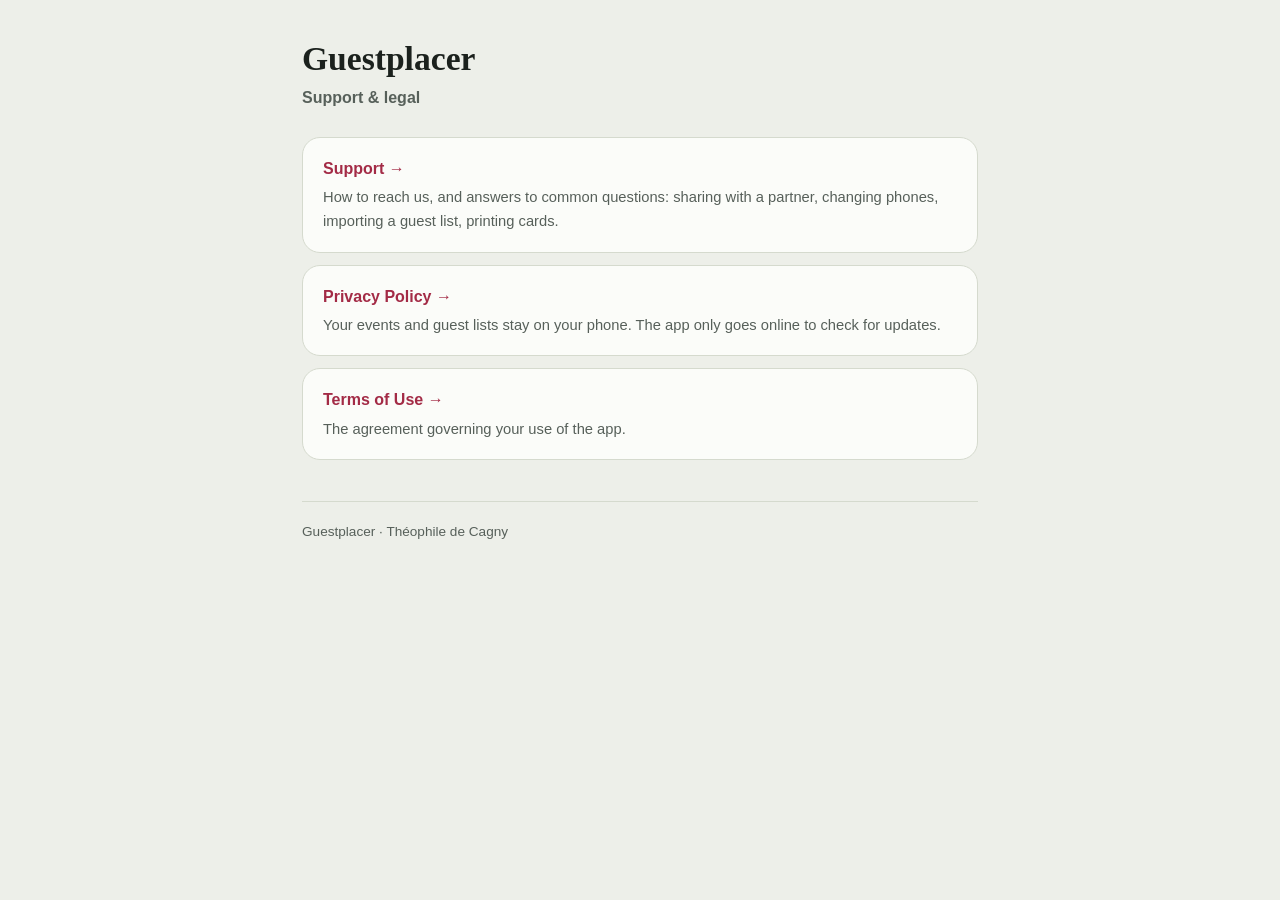
<file: index.html>
<!doctype html>
<html lang="en">
<head>
<meta charset="utf-8">
<meta name="viewport" content="width=device-width, initial-scale=1">
<title>Guestplacer — Support & Legal</title>
<link rel="icon" href="mark.svg" type="image/svg+xml">
<link rel="stylesheet" href="style.css">
</head>
<body>
<div class="wrap">
<h1>Guestplacer</h1>
<p class="eff">Support &amp; legal</p>
<a class="card" href="support.html"><b>Support &rarr;</b><span>How to reach us, and answers to common questions: sharing with a partner, changing phones, importing a guest list, printing cards.</span></a>
<a class="card" href="privacy.html"><b>Privacy Policy &rarr;</b><span>Your events and guest lists stay on your phone. The app only goes online to check for updates.</span></a>
<a class="card" href="terms.html"><b>Terms of Use &rarr;</b><span>The agreement governing your use of the app.</span></a>
<p class="foot">Guestplacer &middot; Th&eacute;ophile de Cagny</p>
</div>
</body>
</html>
</file>
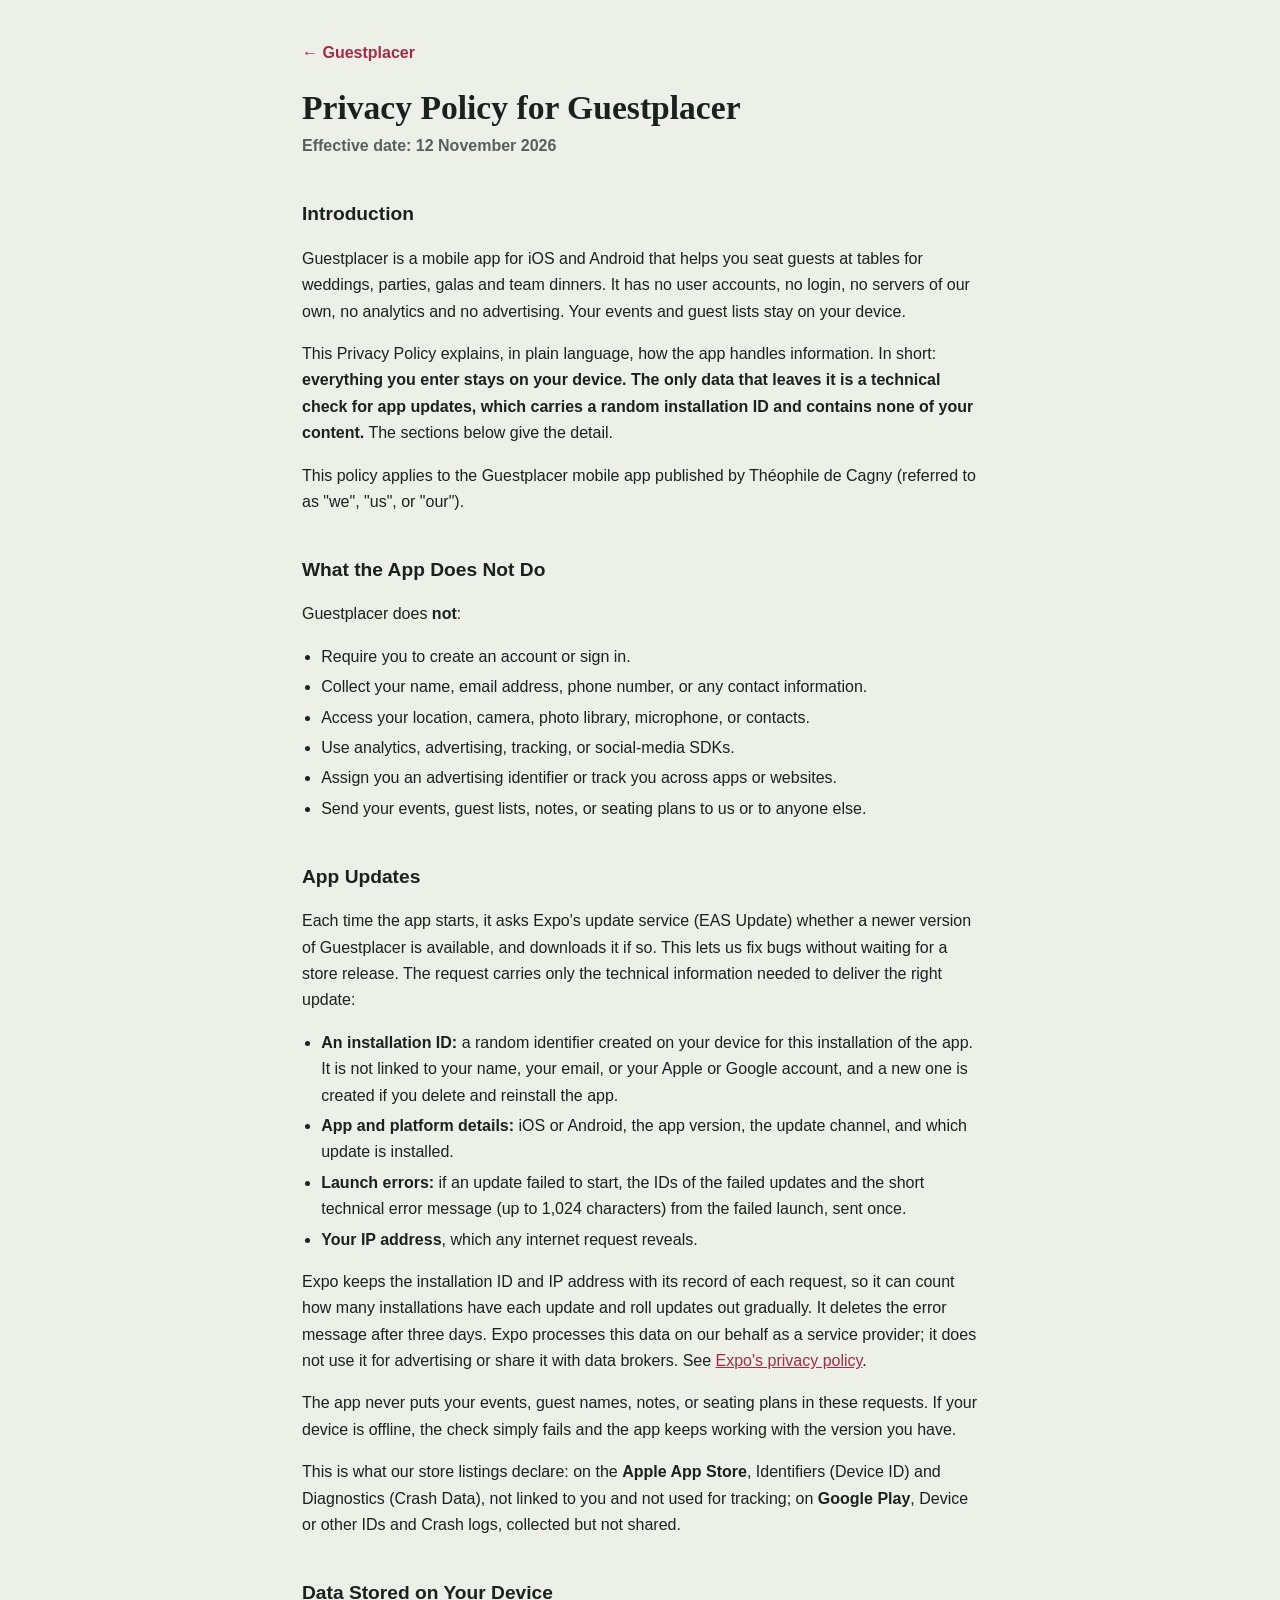
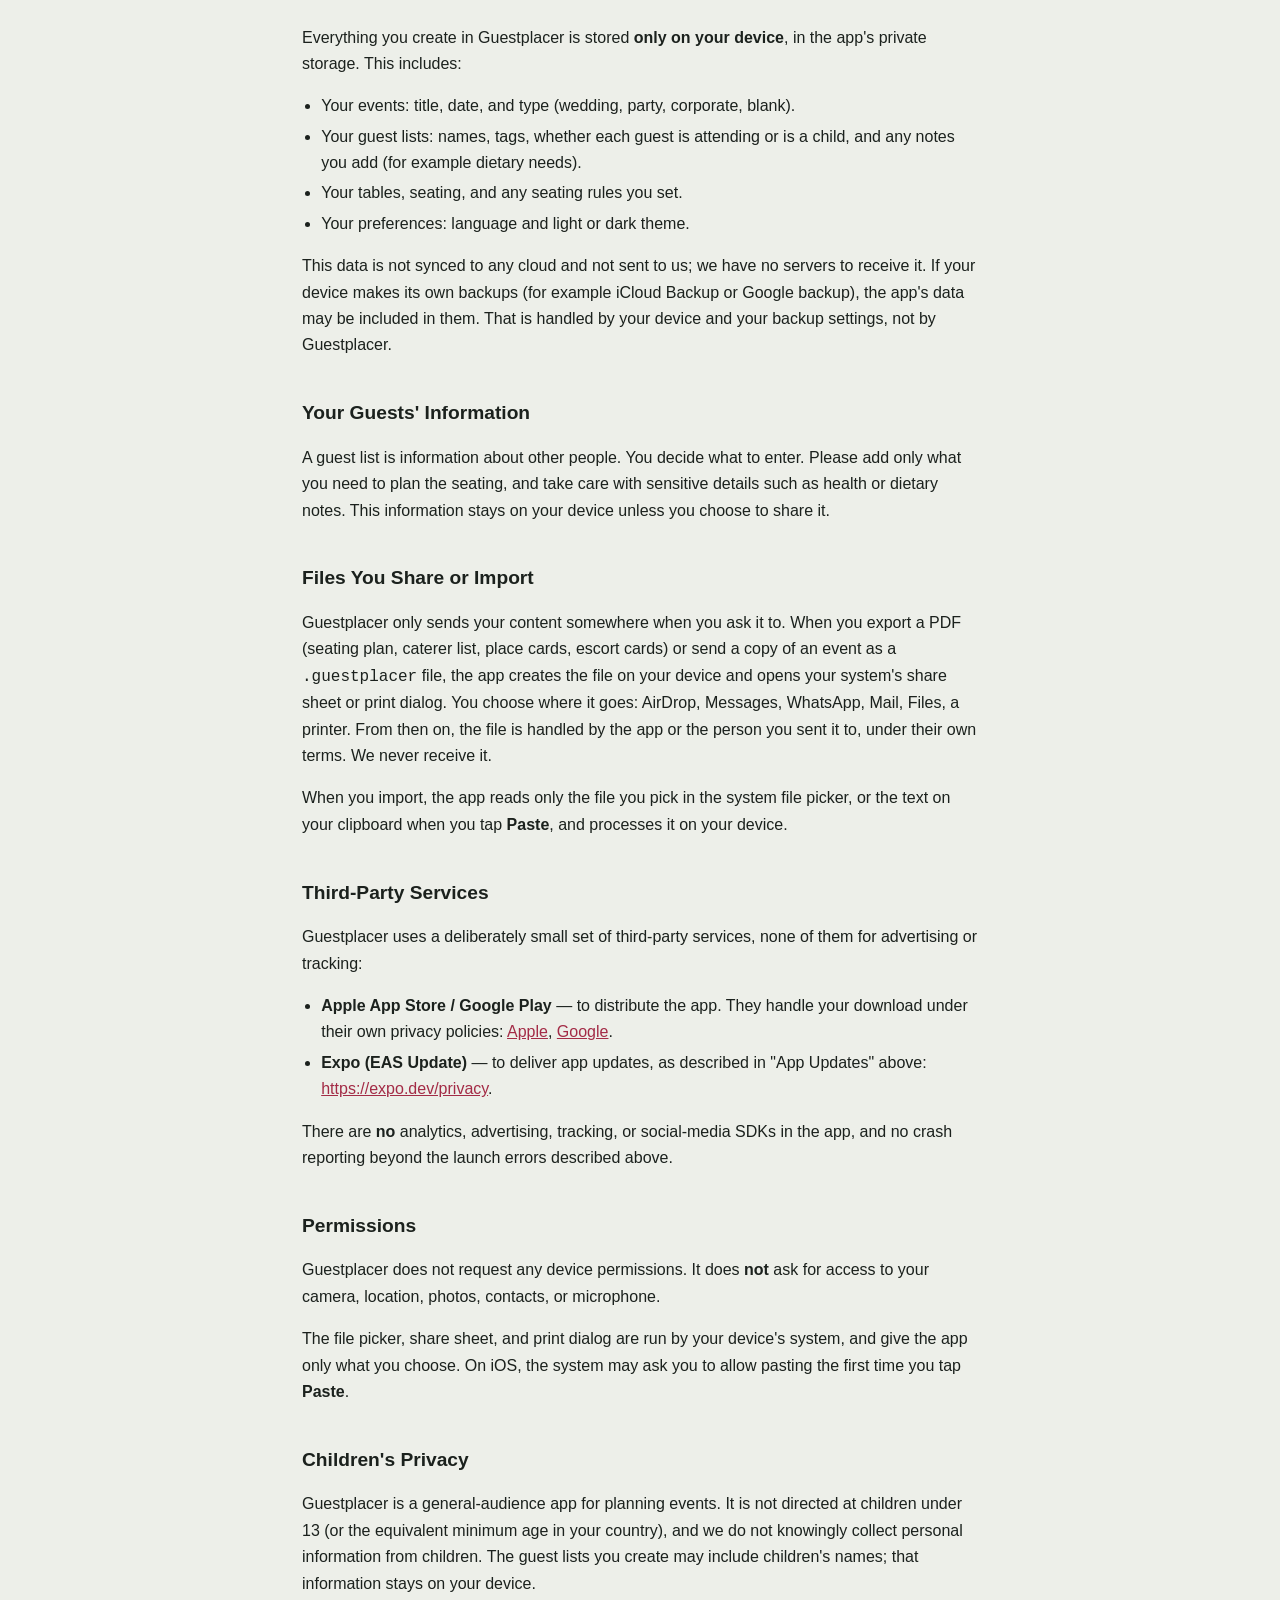
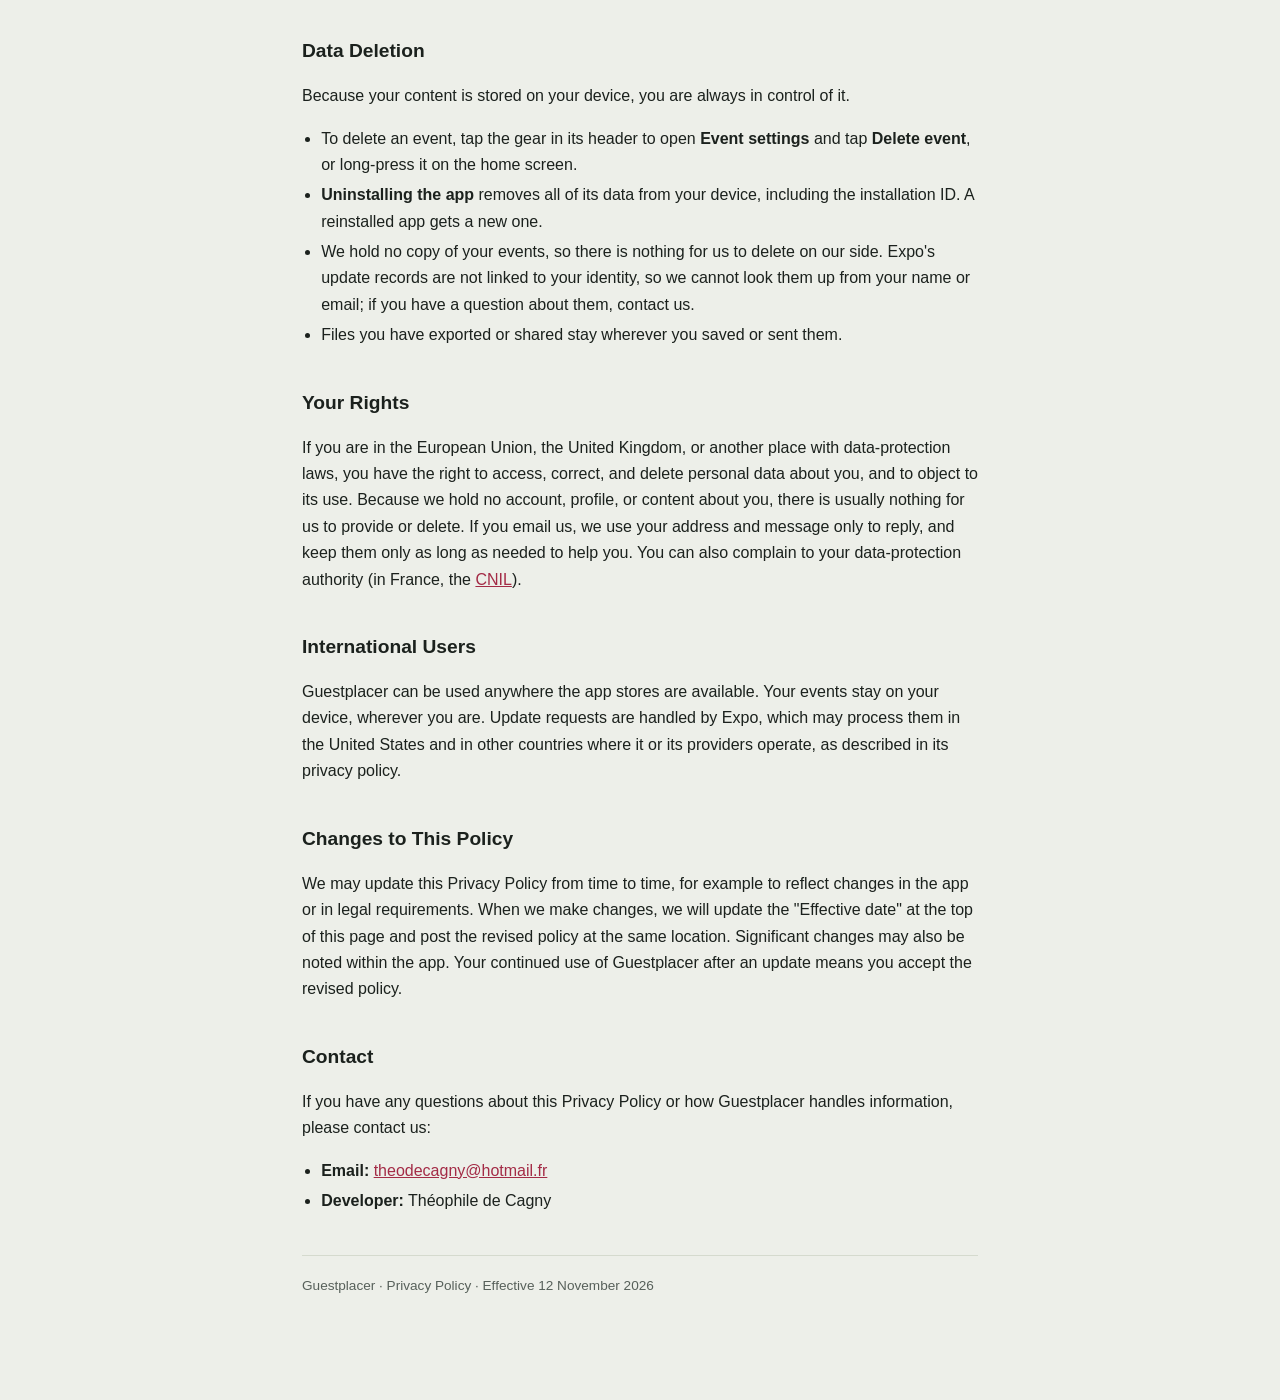
<file: privacy.html>
<!doctype html>
<html lang="en">
<head>
<meta charset="utf-8">
<meta name="viewport" content="width=device-width, initial-scale=1">
<title>Privacy Policy — Guestplacer</title>
<link rel="icon" href="mark.svg" type="image/svg+xml">
<link rel="stylesheet" href="style.css">
</head>
<body>
<div class="wrap">
<a class="back" href="index.html">&larr; Guestplacer</a>
<h1>Privacy Policy for Guestplacer</h1>
<p class="eff">Effective date: 12 November 2026</p>

<h2>Introduction</h2>
<p>Guestplacer is a mobile app for iOS and Android that helps you seat guests at tables for weddings, parties, galas and team dinners. It has no user accounts, no login, no servers of our own, no analytics and no advertising. Your events and guest lists stay on your device.</p>
<p>This Privacy Policy explains, in plain language, how the app handles information. In short: <strong>everything you enter stays on your device. The only data that leaves it is a technical check for app updates, which carries a random installation ID and contains none of your content.</strong> The sections below give the detail.</p>
<p>This policy applies to the Guestplacer mobile app published by Th&eacute;ophile de Cagny (referred to as "we", "us", or "our").</p>

<h2>What the App Does Not Do</h2>
<p>Guestplacer does <strong>not</strong>:</p>
<ul>
<li>Require you to create an account or sign in.</li>
<li>Collect your name, email address, phone number, or any contact information.</li>
<li>Access your location, camera, photo library, microphone, or contacts.</li>
<li>Use analytics, advertising, tracking, or social-media SDKs.</li>
<li>Assign you an advertising identifier or track you across apps or websites.</li>
<li>Send your events, guest lists, notes, or seating plans to us or to anyone else.</li>
</ul>

<h2>App Updates</h2>
<p>Each time the app starts, it asks Expo's update service (EAS Update) whether a newer version of Guestplacer is available, and downloads it if so. This lets us fix bugs without waiting for a store release. The request carries only the technical information needed to deliver the right update:</p>
<ul>
<li><strong>An installation ID:</strong> a random identifier created on your device for this installation of the app. It is not linked to your name, your email, or your Apple or Google account, and a new one is created if you delete and reinstall the app.</li>
<li><strong>App and platform details:</strong> iOS or Android, the app version, the update channel, and which update is installed.</li>
<li><strong>Launch errors:</strong> if an update failed to start, the IDs of the failed updates and the short technical error message (up to 1,024 characters) from the failed launch, sent once.</li>
<li><strong>Your IP address</strong>, which any internet request reveals.</li>
</ul>
<p>Expo keeps the installation ID and IP address with its record of each request, so it can count how many installations have each update and roll updates out gradually. It deletes the error message after three days. Expo processes this data on our behalf as a service provider; it does not use it for advertising or share it with data brokers. See <a href="https://expo.dev/privacy">Expo's privacy policy</a>.</p>
<p>The app never puts your events, guest names, notes, or seating plans in these requests. If your device is offline, the check simply fails and the app keeps working with the version you have.</p>
<p>This is what our store listings declare: on the <strong>Apple App Store</strong>, Identifiers (Device ID) and Diagnostics (Crash Data), not linked to you and not used for tracking; on <strong>Google Play</strong>, Device or other IDs and Crash logs, collected but not shared.</p>

<h2>Data Stored on Your Device</h2>
<p>Everything you create in Guestplacer is stored <strong>only on your device</strong>, in the app's private storage. This includes:</p>
<ul>
<li>Your events: title, date, and type (wedding, party, corporate, blank).</li>
<li>Your guest lists: names, tags, whether each guest is attending or is a child, and any notes you add (for example dietary needs).</li>
<li>Your tables, seating, and any seating rules you set.</li>
<li>Your preferences: language and light or dark theme.</li>
</ul>
<p>This data is not synced to any cloud and not sent to us; we have no servers to receive it. If your device makes its own backups (for example iCloud Backup or Google backup), the app's data may be included in them. That is handled by your device and your backup settings, not by Guestplacer.</p>

<h2>Your Guests' Information</h2>
<p>A guest list is information about other people. You decide what to enter. Please add only what you need to plan the seating, and take care with sensitive details such as health or dietary notes. This information stays on your device unless you choose to share it.</p>

<h2>Files You Share or Import</h2>
<p>Guestplacer only sends your content somewhere when you ask it to. When you export a PDF (seating plan, caterer list, place cards, escort cards) or send a copy of an event as a <code>.guestplacer</code> file, the app creates the file on your device and opens your system's share sheet or print dialog. You choose where it goes: AirDrop, Messages, WhatsApp, Mail, Files, a printer. From then on, the file is handled by the app or the person you sent it to, under their own terms. We never receive it.</p>
<p>When you import, the app reads only the file you pick in the system file picker, or the text on your clipboard when you tap <strong>Paste</strong>, and processes it on your device.</p>

<h2>Third-Party Services</h2>
<p>Guestplacer uses a deliberately small set of third-party services, none of them for advertising or tracking:</p>
<ul>
<li><strong>Apple App Store / Google Play</strong> &mdash; to distribute the app. They handle your download under their own privacy policies: <a href="https://www.apple.com/legal/privacy/">Apple</a>, <a href="https://policies.google.com/privacy">Google</a>.</li>
<li><strong>Expo (EAS Update)</strong> &mdash; to deliver app updates, as described in "App Updates" above: <a href="https://expo.dev/privacy">https://expo.dev/privacy</a>.</li>
</ul>
<p>There are <strong>no</strong> analytics, advertising, tracking, or social-media SDKs in the app, and no crash reporting beyond the launch errors described above.</p>

<h2>Permissions</h2>
<p>Guestplacer does not request any device permissions. It does <strong>not</strong> ask for access to your camera, location, photos, contacts, or microphone.</p>
<p>The file picker, share sheet, and print dialog are run by your device's system, and give the app only what you choose. On iOS, the system may ask you to allow pasting the first time you tap <strong>Paste</strong>.</p>

<h2>Children's Privacy</h2>
<p>Guestplacer is a general-audience app for planning events. It is not directed at children under 13 (or the equivalent minimum age in your country), and we do not knowingly collect personal information from children. The guest lists you create may include children's names; that information stays on your device.</p>

<h2>Data Deletion</h2>
<p>Because your content is stored on your device, you are always in control of it.</p>
<ul>
<li>To delete an event, tap the gear in its header to open <strong>Event settings</strong> and tap <strong>Delete event</strong>, or long-press it on the home screen.</li>
<li><strong>Uninstalling the app</strong> removes all of its data from your device, including the installation ID. A reinstalled app gets a new one.</li>
<li>We hold no copy of your events, so there is nothing for us to delete on our side. Expo's update records are not linked to your identity, so we cannot look them up from your name or email; if you have a question about them, contact us.</li>
<li>Files you have exported or shared stay wherever you saved or sent them.</li>
</ul>

<h2>Your Rights</h2>
<p>If you are in the European Union, the United Kingdom, or another place with data-protection laws, you have the right to access, correct, and delete personal data about you, and to object to its use. Because we hold no account, profile, or content about you, there is usually nothing for us to provide or delete. If you email us, we use your address and message only to reply, and keep them only as long as needed to help you. You can also complain to your data-protection authority (in France, the <a href="https://www.cnil.fr/">CNIL</a>).</p>

<h2>International Users</h2>
<p>Guestplacer can be used anywhere the app stores are available. Your events stay on your device, wherever you are. Update requests are handled by Expo, which may process them in the United States and in other countries where it or its providers operate, as described in its privacy policy.</p>

<h2>Changes to This Policy</h2>
<p>We may update this Privacy Policy from time to time, for example to reflect changes in the app or in legal requirements. When we make changes, we will update the "Effective date" at the top of this page and post the revised policy at the same location. Significant changes may also be noted within the app. Your continued use of Guestplacer after an update means you accept the revised policy.</p>

<h2>Contact</h2>
<p>If you have any questions about this Privacy Policy or how Guestplacer handles information, please contact us:</p>
<ul>
<li><strong>Email:</strong> <a href="mailto:theodecagny@hotmail.fr">theodecagny@hotmail.fr</a></li>
<li><strong>Developer:</strong> Th&eacute;ophile de Cagny</li>
</ul>

<p class="foot">Guestplacer &middot; Privacy Policy &middot; Effective 12 November 2026</p>
</div>
</body>
</html>
</file>
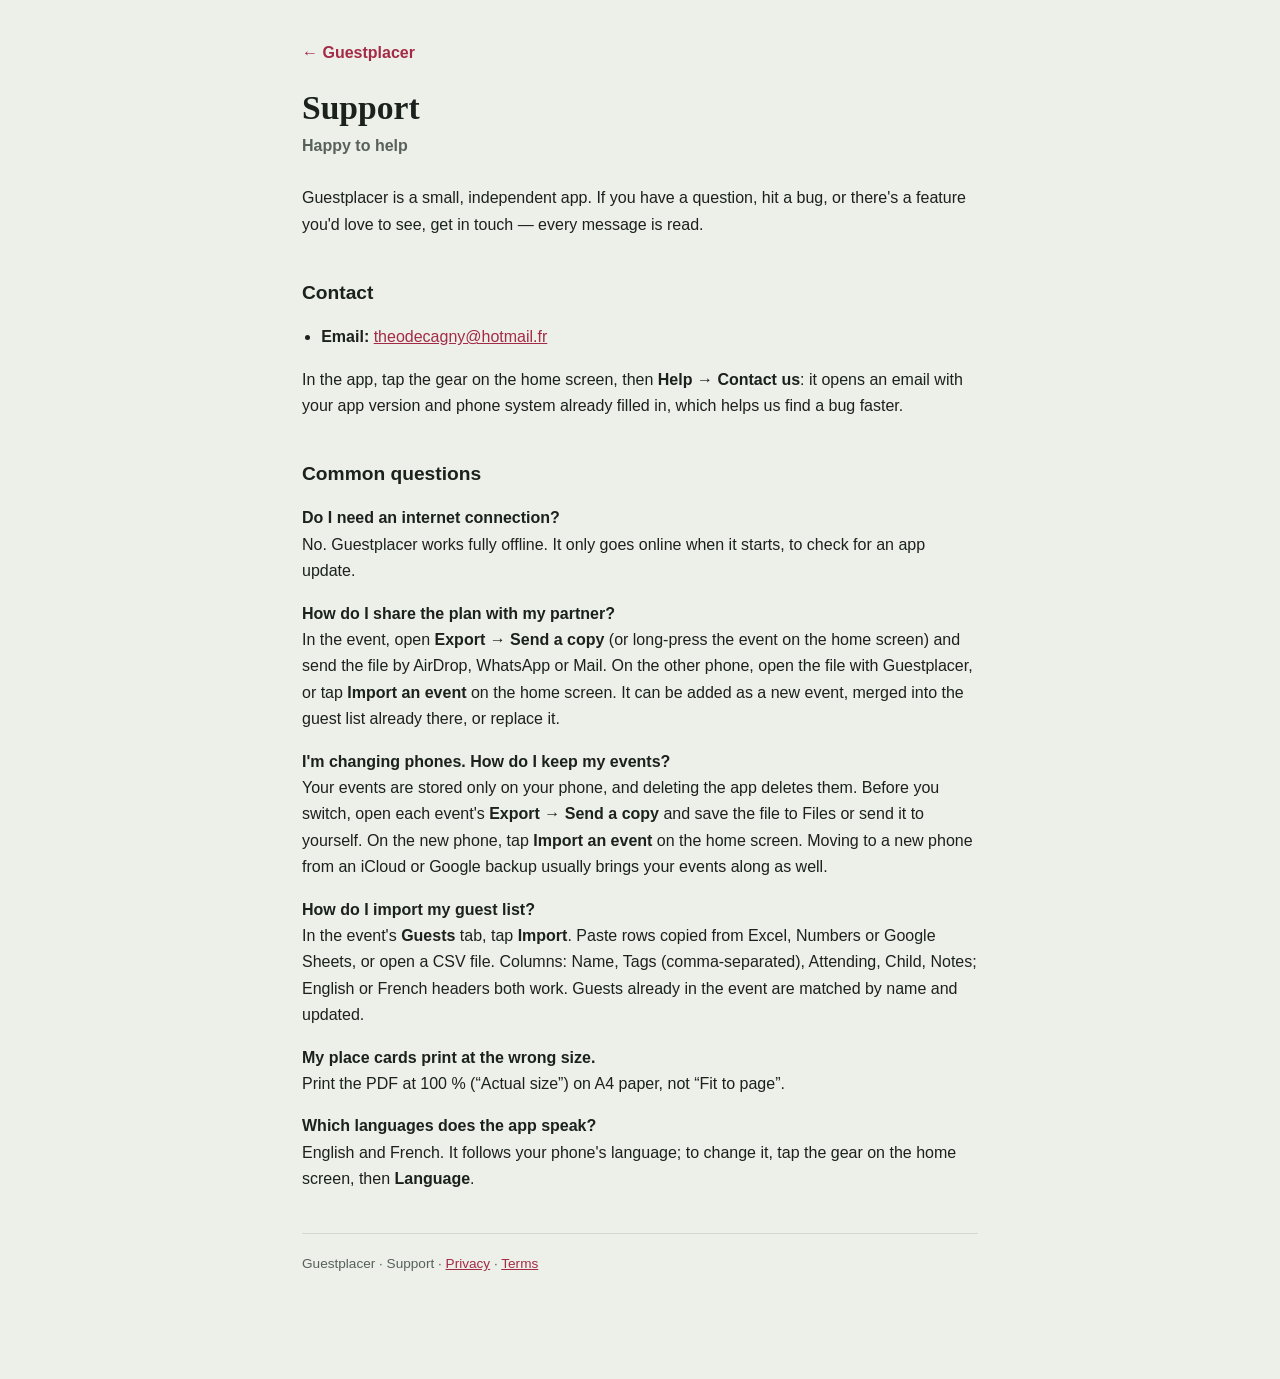
<file: support.html>
<!doctype html>
<html lang="en">
<head>
<meta charset="utf-8">
<meta name="viewport" content="width=device-width, initial-scale=1">
<title>Support — Guestplacer</title>
<link rel="icon" href="mark.svg" type="image/svg+xml">
<link rel="stylesheet" href="style.css">
</head>
<body>
<div class="wrap">
<a class="back" href="index.html">&larr; Guestplacer</a>
<h1>Support</h1>
<p class="eff">Happy to help</p>

<p>Guestplacer is a small, independent app. If you have a question, hit a bug, or there's a feature you'd love to see, get in touch &mdash; every message is read.</p>

<h2>Contact</h2>
<ul>
<li><strong>Email:</strong> <a href="mailto:theodecagny@hotmail.fr">theodecagny@hotmail.fr</a></li>
</ul>
<p>In the app, tap the gear on the home screen, then <strong>Help &rarr; Contact us</strong>: it opens an email with your app version and phone system already filled in, which helps us find a bug faster.</p>

<h2>Common questions</h2>
<p><strong>Do I need an internet connection?</strong><br>No. Guestplacer works fully offline. It only goes online when it starts, to check for an app update.</p>
<p><strong>How do I share the plan with my partner?</strong><br>In the event, open <strong>Export &rarr; Send a copy</strong> (or long-press the event on the home screen) and send the file by AirDrop, WhatsApp or Mail. On the other phone, open the file with Guestplacer, or tap <strong>Import an event</strong> on the home screen. It can be added as a new event, merged into the guest list already there, or replace it.</p>
<p><strong>I'm changing phones. How do I keep my events?</strong><br>Your events are stored only on your phone, and deleting the app deletes them. Before you switch, open each event's <strong>Export &rarr; Send a copy</strong> and save the file to Files or send it to yourself. On the new phone, tap <strong>Import an event</strong> on the home screen. Moving to a new phone from an iCloud or Google backup usually brings your events along as well.</p>
<p><strong>How do I import my guest list?</strong><br>In the event's <strong>Guests</strong> tab, tap <strong>Import</strong>. Paste rows copied from Excel, Numbers or Google Sheets, or open a CSV file. Columns: Name, Tags (comma-separated), Attending, Child, Notes; English or French headers both work. Guests already in the event are matched by name and updated.</p>
<p><strong>My place cards print at the wrong size.</strong><br>Print the PDF at 100&nbsp;% (&ldquo;Actual size&rdquo;) on A4 paper, not &ldquo;Fit to page&rdquo;.</p>
<p><strong>Which languages does the app speak?</strong><br>English and French. It follows your phone's language; to change it, tap the gear on the home screen, then <strong>Language</strong>.</p>

<p class="foot">Guestplacer &middot; Support &middot; <a href="privacy.html">Privacy</a> &middot; <a href="terms.html">Terms</a></p>
</div>
</body>
</html>
</file>
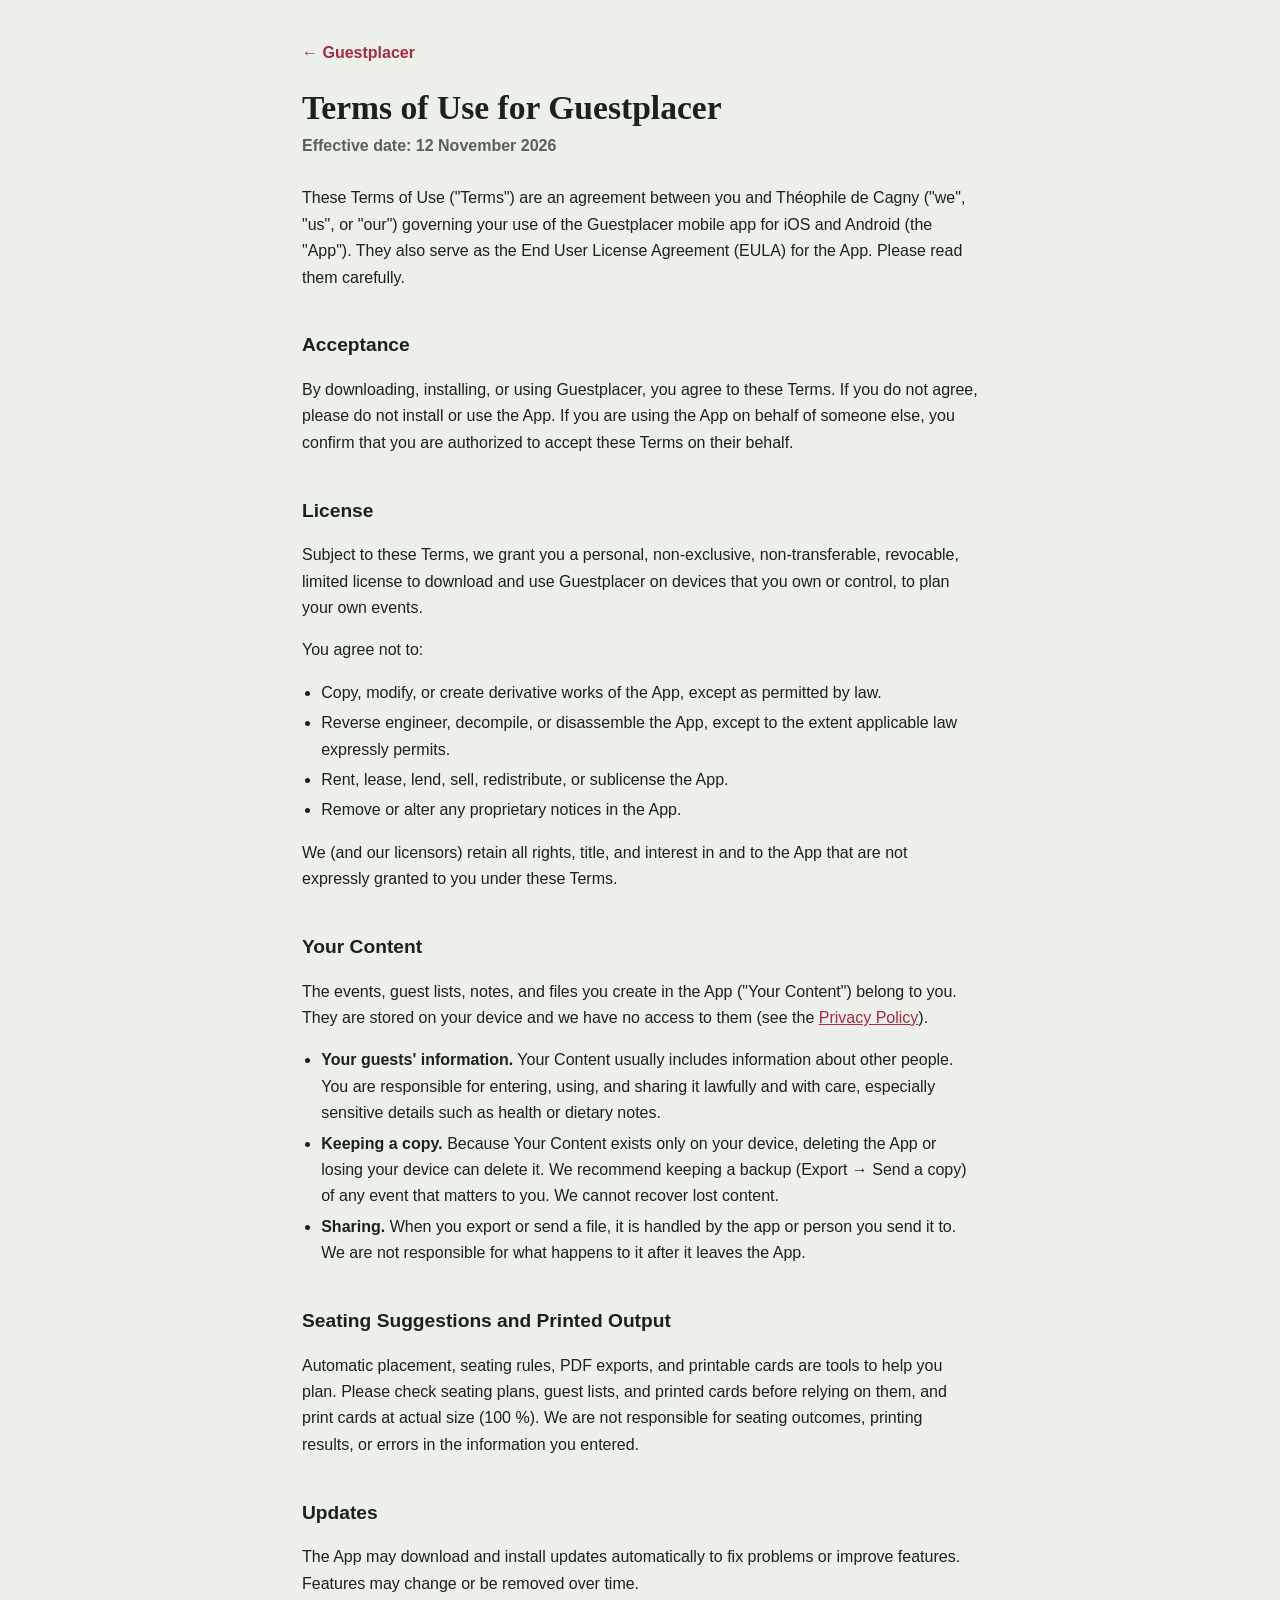
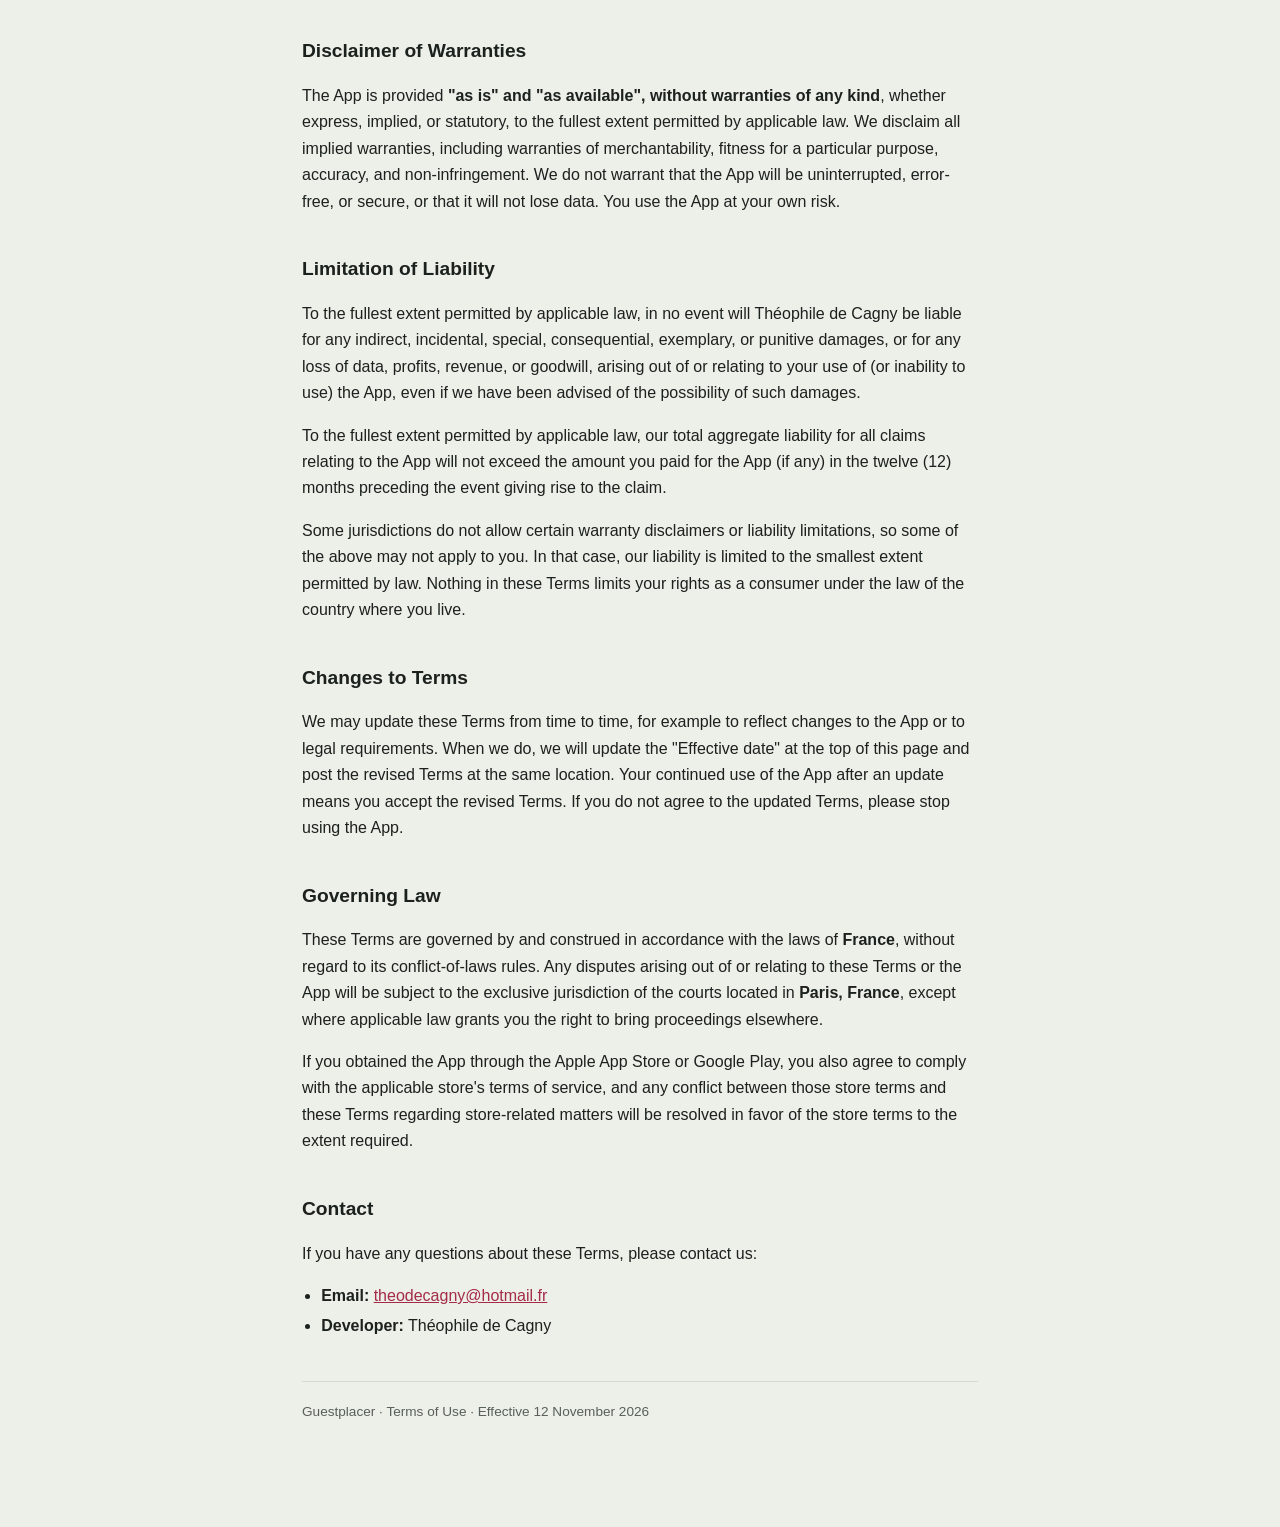
<file: terms.html>
<!doctype html>
<html lang="en">
<head>
<meta charset="utf-8">
<meta name="viewport" content="width=device-width, initial-scale=1">
<title>Terms of Use — Guestplacer</title>
<link rel="icon" href="mark.svg" type="image/svg+xml">
<link rel="stylesheet" href="style.css">
</head>
<body>
<div class="wrap">
<a class="back" href="index.html">&larr; Guestplacer</a>
<h1>Terms of Use for Guestplacer</h1>
<p class="eff">Effective date: 12 November 2026</p>

<p>These Terms of Use ("Terms") are an agreement between you and Th&eacute;ophile de Cagny ("we", "us", or "our") governing your use of the Guestplacer mobile app for iOS and Android (the "App"). They also serve as the End User License Agreement (EULA) for the App. Please read them carefully.</p>

<h2>Acceptance</h2>
<p>By downloading, installing, or using Guestplacer, you agree to these Terms. If you do not agree, please do not install or use the App. If you are using the App on behalf of someone else, you confirm that you are authorized to accept these Terms on their behalf.</p>

<h2>License</h2>
<p>Subject to these Terms, we grant you a personal, non-exclusive, non-transferable, revocable, limited license to download and use Guestplacer on devices that you own or control, to plan your own events.</p>
<p>You agree not to:</p>
<ul>
<li>Copy, modify, or create derivative works of the App, except as permitted by law.</li>
<li>Reverse engineer, decompile, or disassemble the App, except to the extent applicable law expressly permits.</li>
<li>Rent, lease, lend, sell, redistribute, or sublicense the App.</li>
<li>Remove or alter any proprietary notices in the App.</li>
</ul>
<p>We (and our licensors) retain all rights, title, and interest in and to the App that are not expressly granted to you under these Terms.</p>

<h2>Your Content</h2>
<p>The events, guest lists, notes, and files you create in the App ("Your Content") belong to you. They are stored on your device and we have no access to them (see the <a href="privacy.html">Privacy Policy</a>).</p>
<ul>
<li><strong>Your guests' information.</strong> Your Content usually includes information about other people. You are responsible for entering, using, and sharing it lawfully and with care, especially sensitive details such as health or dietary notes.</li>
<li><strong>Keeping a copy.</strong> Because Your Content exists only on your device, deleting the App or losing your device can delete it. We recommend keeping a backup (Export &rarr; Send a copy) of any event that matters to you. We cannot recover lost content.</li>
<li><strong>Sharing.</strong> When you export or send a file, it is handled by the app or person you send it to. We are not responsible for what happens to it after it leaves the App.</li>
</ul>

<h2>Seating Suggestions and Printed Output</h2>
<p>Automatic placement, seating rules, PDF exports, and printable cards are tools to help you plan. Please check seating plans, guest lists, and printed cards before relying on them, and print cards at actual size (100&nbsp;%). We are not responsible for seating outcomes, printing results, or errors in the information you entered.</p>

<h2>Updates</h2>
<p>The App may download and install updates automatically to fix problems or improve features. Features may change or be removed over time.</p>

<h2>Disclaimer of Warranties</h2>
<p>The App is provided <strong>"as is" and "as available", without warranties of any kind</strong>, whether express, implied, or statutory, to the fullest extent permitted by applicable law. We disclaim all implied warranties, including warranties of merchantability, fitness for a particular purpose, accuracy, and non-infringement. We do not warrant that the App will be uninterrupted, error-free, or secure, or that it will not lose data. You use the App at your own risk.</p>

<h2>Limitation of Liability</h2>
<p>To the fullest extent permitted by applicable law, in no event will Th&eacute;ophile de Cagny be liable for any indirect, incidental, special, consequential, exemplary, or punitive damages, or for any loss of data, profits, revenue, or goodwill, arising out of or relating to your use of (or inability to use) the App, even if we have been advised of the possibility of such damages.</p>
<p>To the fullest extent permitted by applicable law, our total aggregate liability for all claims relating to the App will not exceed the amount you paid for the App (if any) in the twelve (12) months preceding the event giving rise to the claim.</p>
<p>Some jurisdictions do not allow certain warranty disclaimers or liability limitations, so some of the above may not apply to you. In that case, our liability is limited to the smallest extent permitted by law. Nothing in these Terms limits your rights as a consumer under the law of the country where you live.</p>

<h2>Changes to Terms</h2>
<p>We may update these Terms from time to time, for example to reflect changes to the App or to legal requirements. When we do, we will update the "Effective date" at the top of this page and post the revised Terms at the same location. Your continued use of the App after an update means you accept the revised Terms. If you do not agree to the updated Terms, please stop using the App.</p>

<h2>Governing Law</h2>
<p>These Terms are governed by and construed in accordance with the laws of <strong>France</strong>, without regard to its conflict-of-laws rules. Any disputes arising out of or relating to these Terms or the App will be subject to the exclusive jurisdiction of the courts located in <strong>Paris, France</strong>, except where applicable law grants you the right to bring proceedings elsewhere.</p>
<p>If you obtained the App through the Apple App Store or Google Play, you also agree to comply with the applicable store's terms of service, and any conflict between those store terms and these Terms regarding store-related matters will be resolved in favor of the store terms to the extent required.</p>

<h2>Contact</h2>
<p>If you have any questions about these Terms, please contact us:</p>
<ul>
<li><strong>Email:</strong> <a href="mailto:theodecagny@hotmail.fr">theodecagny@hotmail.fr</a></li>
<li><strong>Developer:</strong> Th&eacute;ophile de Cagny</li>
</ul>

<p class="foot">Guestplacer &middot; Terms of Use &middot; Effective 12 November 2026</p>
</div>
</body>
</html>
</file>
<file: style.css>
:root {
  color-scheme: light dark;
  --paper: #EDEFE9;
  --card: #FBFCF9;
  --ink: #1B211D;
  --muted: #57605A;
  --accent: #A32B46;
  --hair: #D5DACE;
}
@media (prefers-color-scheme: dark) {
  :root {
    --paper: #131711;
    --card: #1B201A;
    --ink: #E8ECE3;
    --muted: #A6AFA4;
    --accent: #E4788E;
    --hair: #2F362E;
  }
}
* { box-sizing: border-box; }
body {
  margin: 0;
  background: var(--paper);
  color: var(--ink);
  font: 16px/1.65 -apple-system, BlinkMacSystemFont, "Segoe UI", Roboto, Helvetica, Arial, sans-serif;
}
.wrap { max-width: 720px; margin: 0 auto; padding: 40px 22px 90px; }
h1 { font-family: "Bodoni Moda", "Bodoni 72", Didot, Georgia, serif; font-weight: 600; font-size: 2.1rem; line-height: 1.15; margin: 0 0 6px; }
h2 { font-size: 1.2rem; margin: 2em 0 .4em; }
p, li { color: var(--ink); }
.eff { color: var(--muted); font-weight: 600; margin: 0 0 1.6em; }
a { color: var(--accent); }
ul { padding-left: 1.2em; }
li { margin: .25em 0; }
.back { display: inline-block; margin-bottom: 1.4em; color: var(--accent); text-decoration: none; font-weight: 700; }
.back:hover { text-decoration: underline; }
.foot { color: var(--muted); font-size: .85rem; margin-top: 3em; border-top: 1px solid var(--hair); padding-top: 1.4em; }
.card {
  display: block;
  background: var(--card);
  border: 1px solid var(--hair);
  border-radius: 18px;
  padding: 18px 20px;
  margin: 12px 0;
  text-decoration: none;
  color: var(--ink);
}
.card:hover { border-color: var(--accent); }
.card b { color: var(--accent); }
.card span { display: block; color: var(--muted); font-size: .92rem; margin-top: 3px; }
</file>
